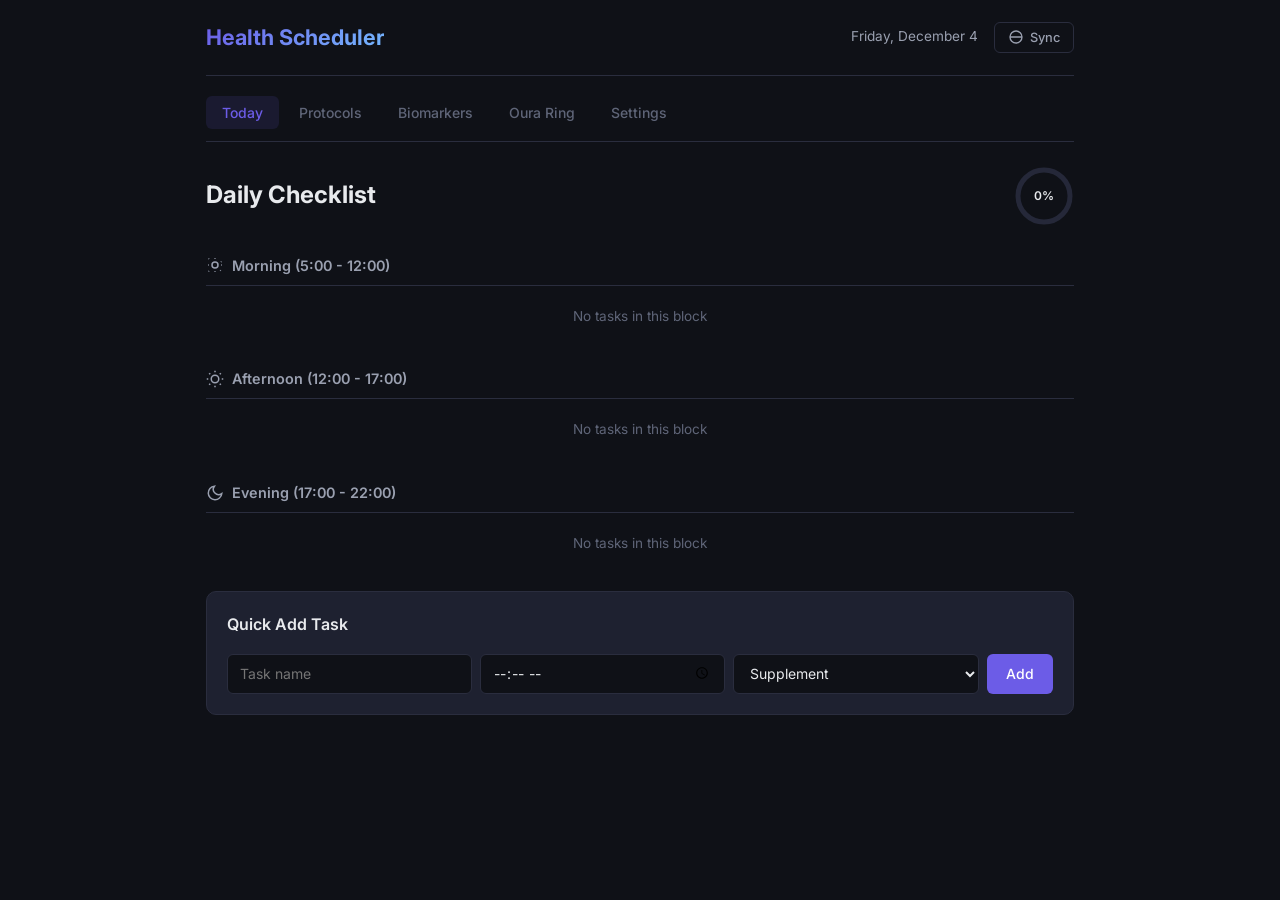
<file: index.html>
<!DOCTYPE html>
<html lang="en">
<head>
    <meta charset="UTF-8">
    <meta name="viewport" content="width=device-width, initial-scale=1.0">
    <title>Health Automation Scheduler</title>
    <link rel="stylesheet" href="css/style.css">
    <link rel="preconnect" href="https://fonts.googleapis.com">
    <link href="https://fonts.googleapis.com/css2?family=Inter:wght@300;400;500;600;700&display=swap" rel="stylesheet">
</head>
<body>
    <div id="app">
        <header class="app-header">
            <h1 class="app-title">Health Scheduler</h1>
            <div class="header-right">
                <span id="current-date" class="header-date"></span>
                <button id="sync-oura-btn" class="btn btn-sm btn-outline" title="Sync Oura Ring">
                    <svg width="16" height="16" viewBox="0 0 24 24" fill="none" stroke="currentColor" stroke-width="2"><path d="M21 12a9 9 0 01-9 9m9-9a9 9 0 00-9-9m9 9H3m0 0a9 9 0 019-9m-9 9a9 9 0 009 9"/></svg>
                    Sync
                </button>
            </div>
        </header>

        <nav class="tab-nav">
            <button class="tab-btn active" data-tab="today">Today</button>
            <button class="tab-btn" data-tab="protocols">Protocols</button>
            <button class="tab-btn" data-tab="biomarkers">Biomarkers</button>
            <button class="tab-btn" data-tab="oura">Oura Ring</button>
            <button class="tab-btn" data-tab="settings">Settings</button>
        </nav>

        <!-- TODAY TAB -->
        <section id="tab-today" class="tab-content active">
            <div class="section-header">
                <h2>Daily Checklist</h2>
                <div class="progress-ring-container">
                    <svg class="progress-ring" width="60" height="60">
                        <circle class="progress-ring-bg" cx="30" cy="30" r="26" />
                        <circle id="daily-progress-ring" class="progress-ring-bar" cx="30" cy="30" r="26" />
                    </svg>
                    <span id="daily-progress-text" class="progress-ring-text">0%</span>
                </div>
            </div>

            <div id="time-blocks">
                <div class="time-block">
                    <h3 class="time-block-title">
                        <svg width="18" height="18" viewBox="0 0 24 24" fill="none" stroke="currentColor" stroke-width="2"><path d="M12 3v1m0 16v1m8.66-13.66l-.71.71M4.05 19.95l-.71.71M21 12h-1M4 12H3m16.66 7.66l-.71-.71M4.05 4.05l-.71-.71"/><circle cx="12" cy="12" r="4"/></svg>
                        Morning (5:00 - 12:00)
                    </h3>
                    <ul id="morning-tasks" class="task-list"></ul>
                </div>
                <div class="time-block">
                    <h3 class="time-block-title">
                        <svg width="18" height="18" viewBox="0 0 24 24" fill="none" stroke="currentColor" stroke-width="2"><circle cx="12" cy="12" r="5"/><line x1="12" y1="1" x2="12" y2="3"/><line x1="12" y1="21" x2="12" y2="23"/><line x1="4.22" y1="4.22" x2="5.64" y2="5.64"/><line x1="18.36" y1="18.36" x2="19.78" y2="19.78"/><line x1="1" y1="12" x2="3" y2="12"/><line x1="21" y1="12" x2="23" y2="12"/><line x1="4.22" y1="19.78" x2="5.64" y2="18.36"/><line x1="18.36" y1="5.64" x2="19.78" y2="4.22"/></svg>
                        Afternoon (12:00 - 17:00)
                    </h3>
                    <ul id="afternoon-tasks" class="task-list"></ul>
                </div>
                <div class="time-block">
                    <h3 class="time-block-title">
                        <svg width="18" height="18" viewBox="0 0 24 24" fill="none" stroke="currentColor" stroke-width="2"><path d="M21 12.79A9 9 0 1111.21 3a7 7 0 009.79 9.79z"/></svg>
                        Evening (17:00 - 22:00)
                    </h3>
                    <ul id="evening-tasks" class="task-list"></ul>
                </div>
            </div>

            <div class="card" style="margin-top: 1.5rem;">
                <h3>Quick Add Task</h3>
                <form id="quick-add-form" class="quick-add">
                    <input type="text" id="quick-task-name" placeholder="Task name" required>
                    <input type="time" id="quick-task-time" required>
                    <select id="quick-task-category">
                        <option value="supplement">Supplement</option>
                        <option value="exercise">Exercise</option>
                        <option value="nutrition">Nutrition</option>
                        <option value="mindfulness">Mindfulness</option>
                        <option value="sleep">Sleep</option>
                        <option value="custom">Custom</option>
                    </select>
                    <button type="submit" class="btn btn-primary">Add</button>
                </form>
            </div>
        </section>

        <!-- PROTOCOLS TAB -->
        <section id="tab-protocols" class="tab-content">
            <div class="section-header">
                <h2>Health Protocols</h2>
                <button id="add-protocol-btn" class="btn btn-primary btn-sm">+ New Protocol</button>
            </div>

            <div id="protocol-list" class="protocol-list"></div>

            <!-- Add/Edit Protocol Modal -->
            <div id="protocol-modal" class="modal hidden">
                <div class="modal-content">
                    <div class="modal-header">
                        <h3 id="protocol-modal-title">New Protocol</h3>
                        <button class="modal-close" data-close-modal="protocol-modal">&times;</button>
                    </div>
                    <form id="protocol-form">
                        <div class="form-group">
                            <label>Protocol Name</label>
                            <input type="text" id="proto-name" required placeholder="e.g., Bryan Johnson Blueprint">
                        </div>
                        <div class="form-group">
                            <label>Description</label>
                            <textarea id="proto-desc" rows="2" placeholder="Brief description"></textarea>
                        </div>
                        <div class="form-group">
                            <label>Category</label>
                            <select id="proto-category">
                                <option value="longevity">Longevity</option>
                                <option value="fitness">Fitness</option>
                                <option value="nutrition">Nutrition</option>
                                <option value="sleep">Sleep</option>
                                <option value="cognitive">Cognitive</option>
                                <option value="custom">Custom</option>
                            </select>
                        </div>
                        <h4 style="margin: 1rem 0 0.5rem;">Protocol Items</h4>
                        <div id="proto-items-list" class="proto-items-list"></div>
                        <button type="button" id="add-proto-item" class="btn btn-outline btn-sm" style="margin-top:0.5rem;">+ Add Item</button>
                        <div class="form-actions">
                            <button type="button" class="btn btn-outline" data-close-modal="protocol-modal">Cancel</button>
                            <button type="submit" class="btn btn-primary">Save Protocol</button>
                        </div>
                    </form>
                </div>
            </div>
        </section>

        <!-- BIOMARKERS TAB -->
        <section id="tab-biomarkers" class="tab-content">
            <div class="section-header">
                <h2>Biomarker Tracking</h2>
                <button id="add-biomarker-btn" class="btn btn-primary btn-sm">+ Log Entry</button>
            </div>

            <div class="biomarker-summary" id="biomarker-summary"></div>

            <div id="biomarker-history" class="card">
                <h3>Recent Entries</h3>
                <table class="data-table" id="biomarker-table">
                    <thead>
                        <tr>
                            <th>Date</th>
                            <th>Marker</th>
                            <th>Value</th>
                            <th>Unit</th>
                            <th>Status</th>
                        </tr>
                    </thead>
                    <tbody id="biomarker-tbody"></tbody>
                </table>
                <p id="biomarker-empty" class="empty-state">No biomarker entries yet. Click "+ Log Entry" to start tracking.</p>
            </div>

            <!-- Biomarker Modal -->
            <div id="biomarker-modal" class="modal hidden">
                <div class="modal-content">
                    <div class="modal-header">
                        <h3>Log Biomarker</h3>
                        <button class="modal-close" data-close-modal="biomarker-modal">&times;</button>
                    </div>
                    <form id="biomarker-form">
                        <div class="form-group">
                            <label>Biomarker</label>
                            <select id="bio-marker">
                                <optgroup label="Blood Panel">
                                    <option value="glucose">Glucose (mg/dL)</option>
                                    <option value="hba1c">HbA1c (%)</option>
                                    <option value="total-cholesterol">Total Cholesterol (mg/dL)</option>
                                    <option value="ldl">LDL (mg/dL)</option>
                                    <option value="hdl">HDL (mg/dL)</option>
                                    <option value="triglycerides">Triglycerides (mg/dL)</option>
                                    <option value="crp">CRP (mg/L)</option>
                                    <option value="vitamin-d">Vitamin D (ng/mL)</option>
                                    <option value="testosterone">Testosterone (ng/dL)</option>
                                    <option value="tsh">TSH (mIU/L)</option>
                                </optgroup>
                                <optgroup label="Body Composition">
                                    <option value="weight">Weight (kg)</option>
                                    <option value="body-fat">Body Fat (%)</option>
                                    <option value="bmi">BMI</option>
                                    <option value="waist">Waist (cm)</option>
                                </optgroup>
                                <optgroup label="Vitals">
                                    <option value="bp-systolic">BP Systolic (mmHg)</option>
                                    <option value="bp-diastolic">BP Diastolic (mmHg)</option>
                                    <option value="resting-hr">Resting HR (bpm)</option>
                                    <option value="hrv">HRV (ms)</option>
                                    <option value="spo2">SpO2 (%)</option>
                                </optgroup>
                                <optgroup label="Custom">
                                    <option value="custom">Custom Marker</option>
                                </optgroup>
                            </select>
                        </div>
                        <div class="form-group hidden" id="custom-marker-group">
                            <label>Custom Marker Name</label>
                            <input type="text" id="bio-custom-name" placeholder="e.g., Ferritin">
                        </div>
                        <div class="form-row">
                            <div class="form-group">
                                <label>Value</label>
                                <input type="number" id="bio-value" step="any" required>
                            </div>
                            <div class="form-group">
                                <label>Date</label>
                                <input type="date" id="bio-date">
                            </div>
                        </div>
                        <div class="form-group">
                            <label>Notes (optional)</label>
                            <input type="text" id="bio-notes" placeholder="Fasting, post-meal, etc.">
                        </div>
                        <div class="form-actions">
                            <button type="button" class="btn btn-outline" data-close-modal="biomarker-modal">Cancel</button>
                            <button type="submit" class="btn btn-primary">Save</button>
                        </div>
                    </form>
                </div>
            </div>
        </section>

        <!-- OURA RING TAB -->
        <section id="tab-oura" class="tab-content">
            <div class="section-header">
                <h2>Oura Ring Data</h2>
                <button id="refresh-oura-btn" class="btn btn-outline btn-sm">
                    <svg width="14" height="14" viewBox="0 0 24 24" fill="none" stroke="currentColor" stroke-width="2"><polyline points="23 4 23 10 17 10"/><polyline points="1 20 1 14 7 14"/><path d="M3.51 9a9 9 0 0114.85-3.36L23 10M1 14l4.64 4.36A9 9 0 0020.49 15"/></svg>
                    Refresh
                </button>
            </div>

            <div id="oura-not-connected" class="card">
                <div class="empty-state">
                    <svg width="48" height="48" viewBox="0 0 24 24" fill="none" stroke="var(--text-muted)" stroke-width="1.5"><circle cx="12" cy="12" r="10"/><path d="M12 6v6l4 2"/></svg>
                    <h3>Connect Your Oura Ring</h3>
                    <p>Enter your Oura Personal Access Token in Settings to sync sleep, readiness, and activity data.</p>
                    <button class="btn btn-primary" onclick="document.querySelector('[data-tab=settings]').click()">Go to Settings</button>
                </div>
            </div>

            <div id="oura-connected" class="hidden">
                <div class="oura-scores">
                    <div class="score-card">
                        <div class="score-label">Readiness</div>
                        <div class="score-value" id="oura-readiness">--</div>
                        <div class="score-bar"><div class="score-fill" id="oura-readiness-bar"></div></div>
                    </div>
                    <div class="score-card">
                        <div class="score-label">Sleep Score</div>
                        <div class="score-value" id="oura-sleep-score">--</div>
                        <div class="score-bar"><div class="score-fill" id="oura-sleep-bar"></div></div>
                    </div>
                    <div class="score-card">
                        <div class="score-label">Activity Score</div>
                        <div class="score-value" id="oura-activity-score">--</div>
                        <div class="score-bar"><div class="score-fill" id="oura-activity-bar"></div></div>
                    </div>
                </div>

                <div class="card">
                    <h3>Sleep Details</h3>
                    <div class="detail-grid" id="oura-sleep-details">
                        <div class="detail-item"><span class="detail-label">Total Sleep</span><span class="detail-value" id="oura-total-sleep">--</span></div>
                        <div class="detail-item"><span class="detail-label">Deep Sleep</span><span class="detail-value" id="oura-deep-sleep">--</span></div>
                        <div class="detail-item"><span class="detail-label">REM Sleep</span><span class="detail-value" id="oura-rem-sleep">--</span></div>
                        <div class="detail-item"><span class="detail-label">Sleep Efficiency</span><span class="detail-value" id="oura-efficiency">--</span></div>
                        <div class="detail-item"><span class="detail-label">Resting HR</span><span class="detail-value" id="oura-rhr">--</span></div>
                        <div class="detail-item"><span class="detail-label">HRV</span><span class="detail-value" id="oura-hrv">--</span></div>
                    </div>
                </div>

                <div class="card">
                    <h3>Activity Details</h3>
                    <div class="detail-grid" id="oura-activity-details">
                        <div class="detail-item"><span class="detail-label">Steps</span><span class="detail-value" id="oura-steps">--</span></div>
                        <div class="detail-item"><span class="detail-label">Active Calories</span><span class="detail-value" id="oura-calories">--</span></div>
                        <div class="detail-item"><span class="detail-label">Move Minutes</span><span class="detail-value" id="oura-move-min">--</span></div>
                        <div class="detail-item"><span class="detail-label">Body Temperature</span><span class="detail-value" id="oura-temp">--</span></div>
                    </div>
                </div>

                <div class="card">
                    <h3>7-Day Trends</h3>
                    <div class="trend-chart" id="oura-trend-chart"></div>
                </div>
            </div>
        </section>

        <!-- SETTINGS TAB -->
        <section id="tab-settings" class="tab-content">
            <h2 style="margin-bottom:1.5rem;">Settings</h2>

            <div class="card">
                <h3>Oura Ring Integration</h3>
                <div class="form-group">
                    <label>Personal Access Token</label>
                    <div class="input-with-btn">
                        <input type="password" id="oura-token" placeholder="Paste your Oura PAT here">
                        <button type="button" id="save-oura-token" class="btn btn-primary btn-sm">Save</button>
                    </div>
                    <small class="form-help">Get your token from <a href="https://cloud.ouraring.com/personal-access-tokens" target="_blank" rel="noopener">cloud.ouraring.com</a></small>
                </div>
                <div id="oura-status" class="connection-status"></div>
            </div>

            <div class="card">
                <h3>Schedule Preferences</h3>
                <div class="form-row">
                    <div class="form-group">
                        <label>Wake Time</label>
                        <input type="time" id="pref-wake" value="05:00">
                    </div>
                    <div class="form-group">
                        <label>Sleep Time</label>
                        <input type="time" id="pref-sleep" value="22:00">
                    </div>
                </div>
                <div class="form-group">
                    <label>
                        <input type="checkbox" id="pref-notifications" checked>
                        Enable browser notifications
                    </label>
                </div>
                <div class="form-group">
                    <label>
                        <input type="checkbox" id="pref-auto-reset" checked>
                        Auto-reset checklist at midnight
                    </label>
                </div>
                <button type="button" id="save-prefs-btn" class="btn btn-primary btn-sm">Save Preferences</button>
            </div>

            <div class="card">
                <h3>Data Management</h3>
                <div class="btn-group">
                    <button type="button" id="export-data-btn" class="btn btn-outline btn-sm">Export All Data (JSON)</button>
                    <label class="btn btn-outline btn-sm" style="cursor:pointer;">
                        Import Data
                        <input type="file" id="import-data-input" accept=".json" hidden>
                    </label>
                </div>
                <div style="margin-top:1rem;">
                    <button type="button" id="clear-today-btn" class="btn btn-outline btn-sm btn-danger">Reset Today's Progress</button>
                    <button type="button" id="clear-all-btn" class="btn btn-outline btn-sm btn-danger">Clear All Data</button>
                </div>
            </div>

            <div class="card">
                <h3>Built-in Protocols Library</h3>
                <p class="form-help" style="margin-bottom:0.75rem;">Quick-start with popular health protocols.</p>
                <div class="btn-group">
                    <button type="button" class="btn btn-outline btn-sm load-preset" data-preset="blueprint">Bryan Johnson Blueprint</button>
                    <button type="button" class="btn btn-outline btn-sm load-preset" data-preset="huberman">Huberman Essentials</button>
                    <button type="button" class="btn btn-outline btn-sm load-preset" data-preset="longevity">Basic Longevity Stack</button>
                </div>
            </div>
        </section>
    </div>

    <script src="js/app.js"></script>
</body>
</html>
</file>
<file: css/style.css>
/* ============================================
   Health Automation Scheduler - Styles
   ============================================ */

@import url('https://fonts.googleapis.com/css2?family=Inter:wght@300;400;500;600;700&display=swap');

:root {
    --bg-primary: #0f1117;
    --bg-secondary: #1a1d27;
    --bg-card: #1e2130;
    --bg-hover: #252839;
    --border: #2a2d3e;
    --text-primary: #e8eaed;
    --text-secondary: #9aa0b0;
    --text-muted: #5f6578;
    --accent: #6c5ce7;
    --accent-hover: #7e6ff0;
    --success: #00b894;
    --warning: #fdcb6e;
    --danger: #e17055;
    --info: #74b9ff;
    --supplement: #a29bfe;
    --exercise: #55efc4;
    --nutrition: #ffeaa7;
    --mindfulness: #dfe6e9;
    --sleep-color: #74b9ff;
    --radius: 10px;
    --radius-sm: 6px;
    --shadow: 0 2px 12px rgba(0, 0, 0, 0.3);
    --transition: 0.2s ease;
}

* {
    margin: 0;
    padding: 0;
    box-sizing: border-box;
}

body {
    font-family: 'Inter', -apple-system, BlinkMacSystemFont, sans-serif;
    background: var(--bg-primary);
    color: var(--text-primary);
    line-height: 1.6;
    min-height: 100vh;
}

#app {
    max-width: 900px;
    margin: 0 auto;
    padding: 0 1rem 3rem;
}

/* Header */
.app-header {
    display: flex;
    justify-content: space-between;
    align-items: center;
    padding: 1.25rem 0;
    border-bottom: 1px solid var(--border);
    margin-bottom: 0.5rem;
}

.app-title {
    font-size: 1.35rem;
    font-weight: 700;
    background: linear-gradient(135deg, var(--accent), var(--info));
    -webkit-background-clip: text;
    -webkit-text-fill-color: transparent;
    background-clip: text;
}

.header-right {
    display: flex;
    align-items: center;
    gap: 1rem;
}

.header-date {
    color: var(--text-secondary);
    font-size: 0.85rem;
}

/* Tab Navigation */
.tab-nav {
    display: flex;
    gap: 0.25rem;
    padding: 0.75rem 0;
    border-bottom: 1px solid var(--border);
    margin-bottom: 1.5rem;
    overflow-x: auto;
    -webkit-overflow-scrolling: touch;
}

.tab-btn {
    background: none;
    border: none;
    color: var(--text-muted);
    font-family: inherit;
    font-size: 0.875rem;
    font-weight: 500;
    padding: 0.5rem 1rem;
    border-radius: var(--radius-sm);
    cursor: pointer;
    white-space: nowrap;
    transition: all var(--transition);
}

.tab-btn:hover {
    color: var(--text-secondary);
    background: var(--bg-hover);
}

.tab-btn.active {
    color: var(--accent);
    background: rgba(108, 92, 231, 0.12);
}

.tab-content {
    display: none;
}

.tab-content.active {
    display: block;
    animation: fadeIn 0.2s ease;
}

@keyframes fadeIn {
    from { opacity: 0; transform: translateY(4px); }
    to { opacity: 1; transform: translateY(0); }
}

/* Buttons */
.btn {
    display: inline-flex;
    align-items: center;
    gap: 0.4rem;
    border: none;
    font-family: inherit;
    font-size: 0.875rem;
    font-weight: 500;
    padding: 0.6rem 1.2rem;
    border-radius: var(--radius-sm);
    cursor: pointer;
    transition: all var(--transition);
}

.btn-primary {
    background: var(--accent);
    color: #fff;
}

.btn-primary:hover {
    background: var(--accent-hover);
}

.btn-outline {
    background: transparent;
    color: var(--text-secondary);
    border: 1px solid var(--border);
}

.btn-outline:hover {
    border-color: var(--text-muted);
    color: var(--text-primary);
    background: var(--bg-hover);
}

.btn-sm {
    padding: 0.4rem 0.8rem;
    font-size: 0.8rem;
}

.btn-danger {
    color: var(--danger);
    border-color: var(--danger);
}

.btn-danger:hover {
    background: rgba(225, 112, 85, 0.1);
}

.btn-group {
    display: flex;
    flex-wrap: wrap;
    gap: 0.5rem;
}

/* Cards */
.card {
    background: var(--bg-card);
    border: 1px solid var(--border);
    border-radius: var(--radius);
    padding: 1.25rem;
    margin-bottom: 1rem;
}

.card h3 {
    font-size: 1rem;
    font-weight: 600;
    margin-bottom: 1rem;
    color: var(--text-primary);
}

/* Section Header */
.section-header {
    display: flex;
    justify-content: space-between;
    align-items: center;
    margin-bottom: 1.25rem;
}

.section-header h2 {
    font-size: 1.5rem;
    font-weight: 700;
}

/* Progress Ring */
.progress-ring-container {
    position: relative;
    width: 60px;
    height: 60px;
}

.progress-ring-bg {
    fill: none;
    stroke: var(--bg-hover);
    stroke-width: 5;
}

.progress-ring-bar {
    fill: none;
    stroke: var(--accent);
    stroke-width: 5;
    stroke-linecap: round;
    stroke-dasharray: 163.36;
    stroke-dashoffset: 163.36;
    transform: rotate(-90deg);
    transform-origin: center;
    transition: stroke-dashoffset 0.6s ease;
}

.progress-ring-text {
    position: absolute;
    top: 50%;
    left: 50%;
    transform: translate(-50%, -50%);
    font-size: 0.75rem;
    font-weight: 600;
    color: var(--text-primary);
}

/* Time Blocks & Tasks */
.time-block {
    margin-bottom: 1.25rem;
}

.time-block-title {
    display: flex;
    align-items: center;
    gap: 0.5rem;
    font-size: 0.9rem;
    font-weight: 600;
    color: var(--text-secondary);
    padding: 0.5rem 0;
    border-bottom: 1px solid var(--border);
    margin-bottom: 0.5rem;
}

.task-list {
    list-style: none;
}

.task-item {
    display: flex;
    align-items: center;
    gap: 0.75rem;
    padding: 0.65rem 0.75rem;
    border-radius: var(--radius-sm);
    transition: background var(--transition);
    cursor: pointer;
}

.task-item:hover {
    background: var(--bg-hover);
}

.task-item.completed {
    opacity: 0.5;
}

.task-item.completed .task-name {
    text-decoration: line-through;
}

.task-checkbox {
    width: 20px;
    height: 20px;
    border: 2px solid var(--border);
    border-radius: 50%;
    flex-shrink: 0;
    display: flex;
    align-items: center;
    justify-content: center;
    transition: all var(--transition);
}

.task-item.completed .task-checkbox {
    background: var(--success);
    border-color: var(--success);
}

.task-item.completed .task-checkbox::after {
    content: '';
    width: 6px;
    height: 10px;
    border: solid #fff;
    border-width: 0 2px 2px 0;
    transform: rotate(45deg) translate(-1px, -1px);
}

.task-time {
    font-size: 0.8rem;
    color: var(--text-muted);
    min-width: 45px;
    font-variant-numeric: tabular-nums;
}

.task-name {
    flex: 1;
    font-size: 0.9rem;
}

.task-category {
    font-size: 0.7rem;
    padding: 0.15rem 0.5rem;
    border-radius: 10px;
    text-transform: uppercase;
    font-weight: 600;
    letter-spacing: 0.03em;
}

.cat-supplement { background: rgba(162, 155, 254, 0.15); color: var(--supplement); }
.cat-exercise { background: rgba(85, 239, 196, 0.15); color: var(--exercise); }
.cat-nutrition { background: rgba(255, 234, 167, 0.15); color: var(--nutrition); }
.cat-mindfulness { background: rgba(223, 230, 233, 0.15); color: var(--mindfulness); }
.cat-sleep { background: rgba(116, 185, 255, 0.15); color: var(--sleep-color); }
.cat-custom { background: rgba(232, 234, 237, 0.1); color: var(--text-secondary); }

.task-delete {
    background: none;
    border: none;
    color: var(--text-muted);
    cursor: pointer;
    padding: 0.25rem;
    opacity: 0;
    transition: opacity var(--transition);
    font-size: 1.1rem;
}

.task-item:hover .task-delete {
    opacity: 1;
}

.task-delete:hover {
    color: var(--danger);
}

/* Quick Add */
.quick-add {
    display: flex;
    gap: 0.5rem;
    flex-wrap: wrap;
}

.quick-add input,
.quick-add select {
    flex: 1;
    min-width: 120px;
}

/* Forms */
.form-group {
    margin-bottom: 1rem;
}

.form-group label {
    display: block;
    font-size: 0.85rem;
    font-weight: 500;
    color: var(--text-secondary);
    margin-bottom: 0.35rem;
}

.form-group input[type="checkbox"] {
    margin-right: 0.5rem;
    accent-color: var(--accent);
}

input[type="text"],
input[type="number"],
input[type="password"],
input[type="date"],
input[type="time"],
input[type="url"],
select,
textarea {
    width: 100%;
    padding: 0.55rem 0.75rem;
    background: var(--bg-primary);
    border: 1px solid var(--border);
    border-radius: var(--radius-sm);
    color: var(--text-primary);
    font-family: inherit;
    font-size: 0.875rem;
    transition: border-color var(--transition);
}

input:focus,
select:focus,
textarea:focus {
    outline: none;
    border-color: var(--accent);
}

select {
    cursor: pointer;
}

textarea {
    resize: vertical;
}

.form-row {
    display: grid;
    grid-template-columns: 1fr 1fr;
    gap: 1rem;
}

.form-help {
    font-size: 0.78rem;
    color: var(--text-muted);
    margin-top: 0.3rem;
}

.form-help a {
    color: var(--info);
}

.form-actions {
    display: flex;
    justify-content: flex-end;
    gap: 0.5rem;
    margin-top: 1.5rem;
    padding-top: 1rem;
    border-top: 1px solid var(--border);
}

.input-with-btn {
    display: flex;
    gap: 0.5rem;
}

.input-with-btn input {
    flex: 1;
}

/* Modal */
.modal {
    position: fixed;
    inset: 0;
    background: rgba(0, 0, 0, 0.6);
    display: flex;
    align-items: center;
    justify-content: center;
    z-index: 100;
    padding: 1rem;
    backdrop-filter: blur(4px);
}

.modal.hidden {
    display: none;
}

.modal-content {
    background: var(--bg-secondary);
    border: 1px solid var(--border);
    border-radius: var(--radius);
    padding: 1.5rem;
    width: 100%;
    max-width: 550px;
    max-height: 85vh;
    overflow-y: auto;
}

.modal-header {
    display: flex;
    justify-content: space-between;
    align-items: center;
    margin-bottom: 1.25rem;
}

.modal-header h3 {
    font-size: 1.15rem;
}

.modal-close {
    background: none;
    border: none;
    color: var(--text-muted);
    font-size: 1.5rem;
    cursor: pointer;
    padding: 0;
    line-height: 1;
}

.modal-close:hover {
    color: var(--text-primary);
}

/* Protocols */
.protocol-list {
    display: grid;
    gap: 1rem;
}

.protocol-card {
    background: var(--bg-card);
    border: 1px solid var(--border);
    border-radius: var(--radius);
    padding: 1.25rem;
    transition: border-color var(--transition);
}

.protocol-card:hover {
    border-color: var(--text-muted);
}

.protocol-header {
    display: flex;
    justify-content: space-between;
    align-items: flex-start;
    margin-bottom: 0.75rem;
}

.protocol-header h3 {
    font-size: 1.05rem;
    margin-bottom: 0.2rem;
}

.protocol-desc {
    font-size: 0.85rem;
    color: var(--text-secondary);
    margin-bottom: 0.75rem;
}

.protocol-meta {
    font-size: 0.78rem;
    color: var(--text-muted);
}

.protocol-actions {
    display: flex;
    gap: 0.5rem;
}

.protocol-actions button {
    background: none;
    border: none;
    color: var(--text-muted);
    cursor: pointer;
    font-size: 0.8rem;
    padding: 0.25rem 0.5rem;
    border-radius: var(--radius-sm);
    transition: all var(--transition);
}

.protocol-actions button:hover {
    color: var(--text-primary);
    background: var(--bg-hover);
}

.protocol-actions .delete-btn:hover {
    color: var(--danger);
}

.proto-items-list {
    display: grid;
    gap: 0.5rem;
}

.proto-item-row {
    display: grid;
    grid-template-columns: 1fr 80px 120px 32px;
    gap: 0.5rem;
    align-items: center;
}

.proto-item-row input,
.proto-item-row select {
    padding: 0.4rem 0.6rem;
    font-size: 0.82rem;
}

.proto-item-remove {
    background: none;
    border: none;
    color: var(--text-muted);
    cursor: pointer;
    font-size: 1.2rem;
    padding: 0;
}

.proto-item-remove:hover {
    color: var(--danger);
}

/* Protocol category badges */
.badge {
    font-size: 0.72rem;
    padding: 0.15rem 0.5rem;
    border-radius: 10px;
    font-weight: 600;
    text-transform: uppercase;
}

.badge-longevity { background: rgba(162, 155, 254, 0.15); color: var(--supplement); }
.badge-fitness { background: rgba(85, 239, 196, 0.15); color: var(--exercise); }
.badge-nutrition { background: rgba(255, 234, 167, 0.15); color: var(--nutrition); }
.badge-sleep { background: rgba(116, 185, 255, 0.15); color: var(--sleep-color); }
.badge-cognitive { background: rgba(255, 118, 117, 0.15); color: #ff7675; }
.badge-custom { background: rgba(232, 234, 237, 0.1); color: var(--text-secondary); }

/* Biomarkers */
.biomarker-summary {
    display: grid;
    grid-template-columns: repeat(auto-fill, minmax(180px, 1fr));
    gap: 0.75rem;
    margin-bottom: 1rem;
}

.bio-stat {
    background: var(--bg-card);
    border: 1px solid var(--border);
    border-radius: var(--radius);
    padding: 1rem;
}

.bio-stat-label {
    font-size: 0.78rem;
    color: var(--text-muted);
    text-transform: uppercase;
    letter-spacing: 0.04em;
}

.bio-stat-value {
    font-size: 1.5rem;
    font-weight: 700;
    margin: 0.25rem 0;
}

.bio-stat-date {
    font-size: 0.72rem;
    color: var(--text-muted);
}

.bio-stat.optimal .bio-stat-value { color: var(--success); }
.bio-stat.warning .bio-stat-value { color: var(--warning); }
.bio-stat.danger .bio-stat-value { color: var(--danger); }

/* Data Table */
.data-table {
    width: 100%;
    border-collapse: collapse;
    font-size: 0.85rem;
}

.data-table th {
    text-align: left;
    font-weight: 600;
    color: var(--text-muted);
    padding: 0.6rem 0.75rem;
    border-bottom: 1px solid var(--border);
    font-size: 0.78rem;
    text-transform: uppercase;
    letter-spacing: 0.04em;
}

.data-table td {
    padding: 0.6rem 0.75rem;
    border-bottom: 1px solid var(--border);
    color: var(--text-secondary);
}

.data-table tr:last-child td {
    border-bottom: none;
}

.status-optimal { color: var(--success); font-weight: 500; }
.status-normal { color: var(--text-secondary); }
.status-warning { color: var(--warning); font-weight: 500; }
.status-high { color: var(--danger); font-weight: 500; }

/* Oura Ring */
.oura-scores {
    display: grid;
    grid-template-columns: repeat(3, 1fr);
    gap: 0.75rem;
    margin-bottom: 1rem;
}

.score-card {
    background: var(--bg-card);
    border: 1px solid var(--border);
    border-radius: var(--radius);
    padding: 1.25rem;
    text-align: center;
}

.score-label {
    font-size: 0.8rem;
    color: var(--text-muted);
    text-transform: uppercase;
    letter-spacing: 0.04em;
    margin-bottom: 0.5rem;
}

.score-value {
    font-size: 2rem;
    font-weight: 700;
    color: var(--text-primary);
    margin-bottom: 0.5rem;
}

.score-bar {
    height: 4px;
    background: var(--bg-hover);
    border-radius: 2px;
    overflow: hidden;
}

.score-fill {
    height: 100%;
    border-radius: 2px;
    background: var(--accent);
    transition: width 0.6s ease;
    width: 0%;
}

.detail-grid {
    display: grid;
    grid-template-columns: repeat(auto-fill, minmax(150px, 1fr));
    gap: 1rem;
}

.detail-item {
    display: flex;
    flex-direction: column;
    gap: 0.2rem;
}

.detail-label {
    font-size: 0.78rem;
    color: var(--text-muted);
}

.detail-value {
    font-size: 1.1rem;
    font-weight: 600;
    color: var(--text-primary);
}

.trend-chart {
    display: flex;
    align-items: flex-end;
    gap: 0.5rem;
    height: 120px;
    padding-top: 1rem;
}

.trend-bar {
    flex: 1;
    background: var(--accent);
    border-radius: 4px 4px 0 0;
    min-height: 8px;
    position: relative;
    transition: height 0.4s ease;
    opacity: 0.7;
}

.trend-bar:last-child {
    opacity: 1;
}

.trend-bar .trend-label {
    position: absolute;
    bottom: -20px;
    left: 50%;
    transform: translateX(-50%);
    font-size: 0.65rem;
    color: var(--text-muted);
    white-space: nowrap;
}

.trend-bar .trend-value {
    position: absolute;
    top: -18px;
    left: 50%;
    transform: translateX(-50%);
    font-size: 0.7rem;
    color: var(--text-secondary);
    font-weight: 500;
}

/* Connection Status */
.connection-status {
    margin-top: 0.75rem;
    font-size: 0.85rem;
}

.connection-status.connected {
    color: var(--success);
}

.connection-status.error {
    color: var(--danger);
}

/* Empty States */
.empty-state {
    text-align: center;
    padding: 2rem 1rem;
    color: var(--text-muted);
}

.empty-state h3 {
    color: var(--text-secondary);
    margin: 1rem 0 0.5rem;
}

.empty-state p {
    max-width: 360px;
    margin: 0 auto 1.25rem;
    font-size: 0.9rem;
    line-height: 1.5;
}

/* Hidden utility */
.hidden {
    display: none !important;
}

/* Responsive */
@media (max-width: 600px) {
    #app {
        padding: 0 0.75rem 2rem;
    }

    .app-header {
        flex-wrap: wrap;
        gap: 0.5rem;
    }

    .tab-nav {
        gap: 0.1rem;
    }

    .tab-btn {
        padding: 0.4rem 0.7rem;
        font-size: 0.8rem;
    }

    .section-header {
        flex-wrap: wrap;
        gap: 0.75rem;
    }

    .oura-scores {
        grid-template-columns: 1fr;
    }

    .form-row {
        grid-template-columns: 1fr;
    }

    .quick-add {
        flex-direction: column;
    }

    .quick-add input,
    .quick-add select {
        min-width: 100%;
    }

    .proto-item-row {
        grid-template-columns: 1fr 70px 100px 28px;
    }

    .biomarker-summary {
        grid-template-columns: repeat(2, 1fr);
    }

    .detail-grid {
        grid-template-columns: repeat(2, 1fr);
    }
}
</file>
